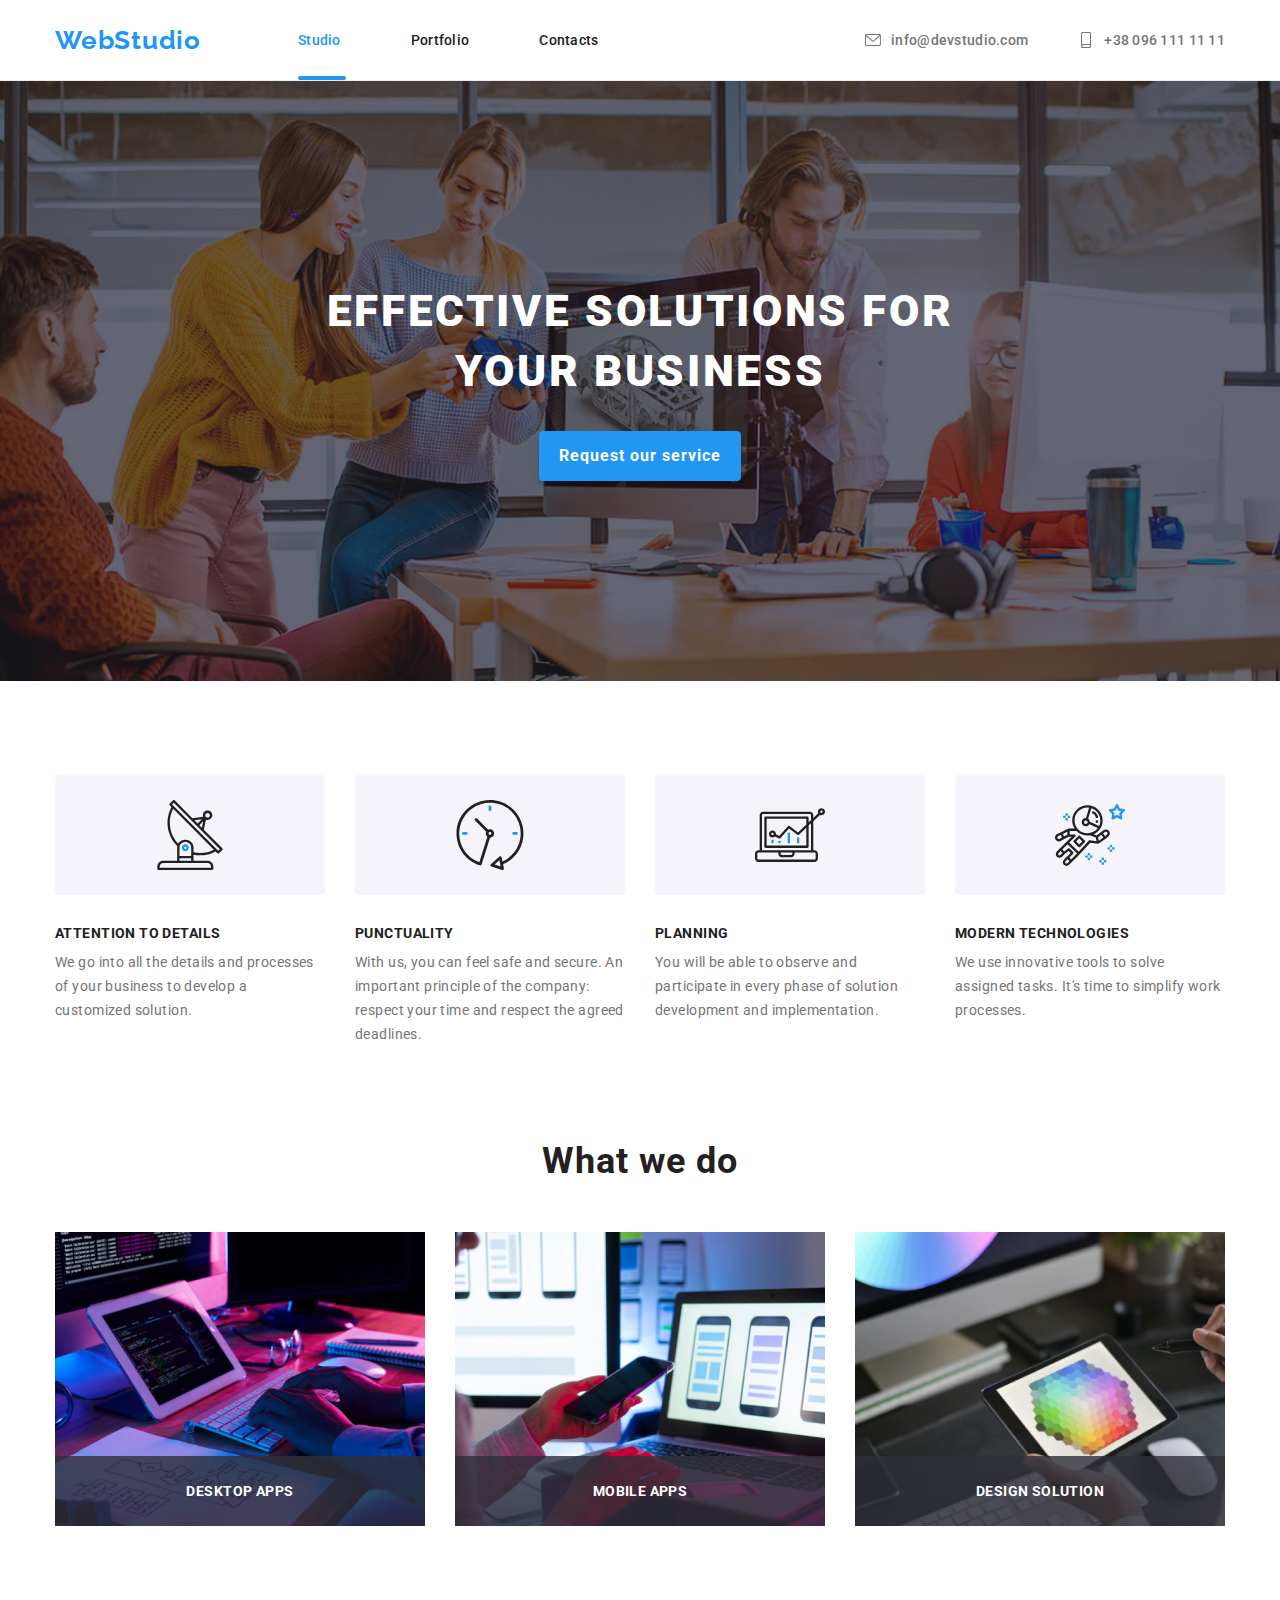
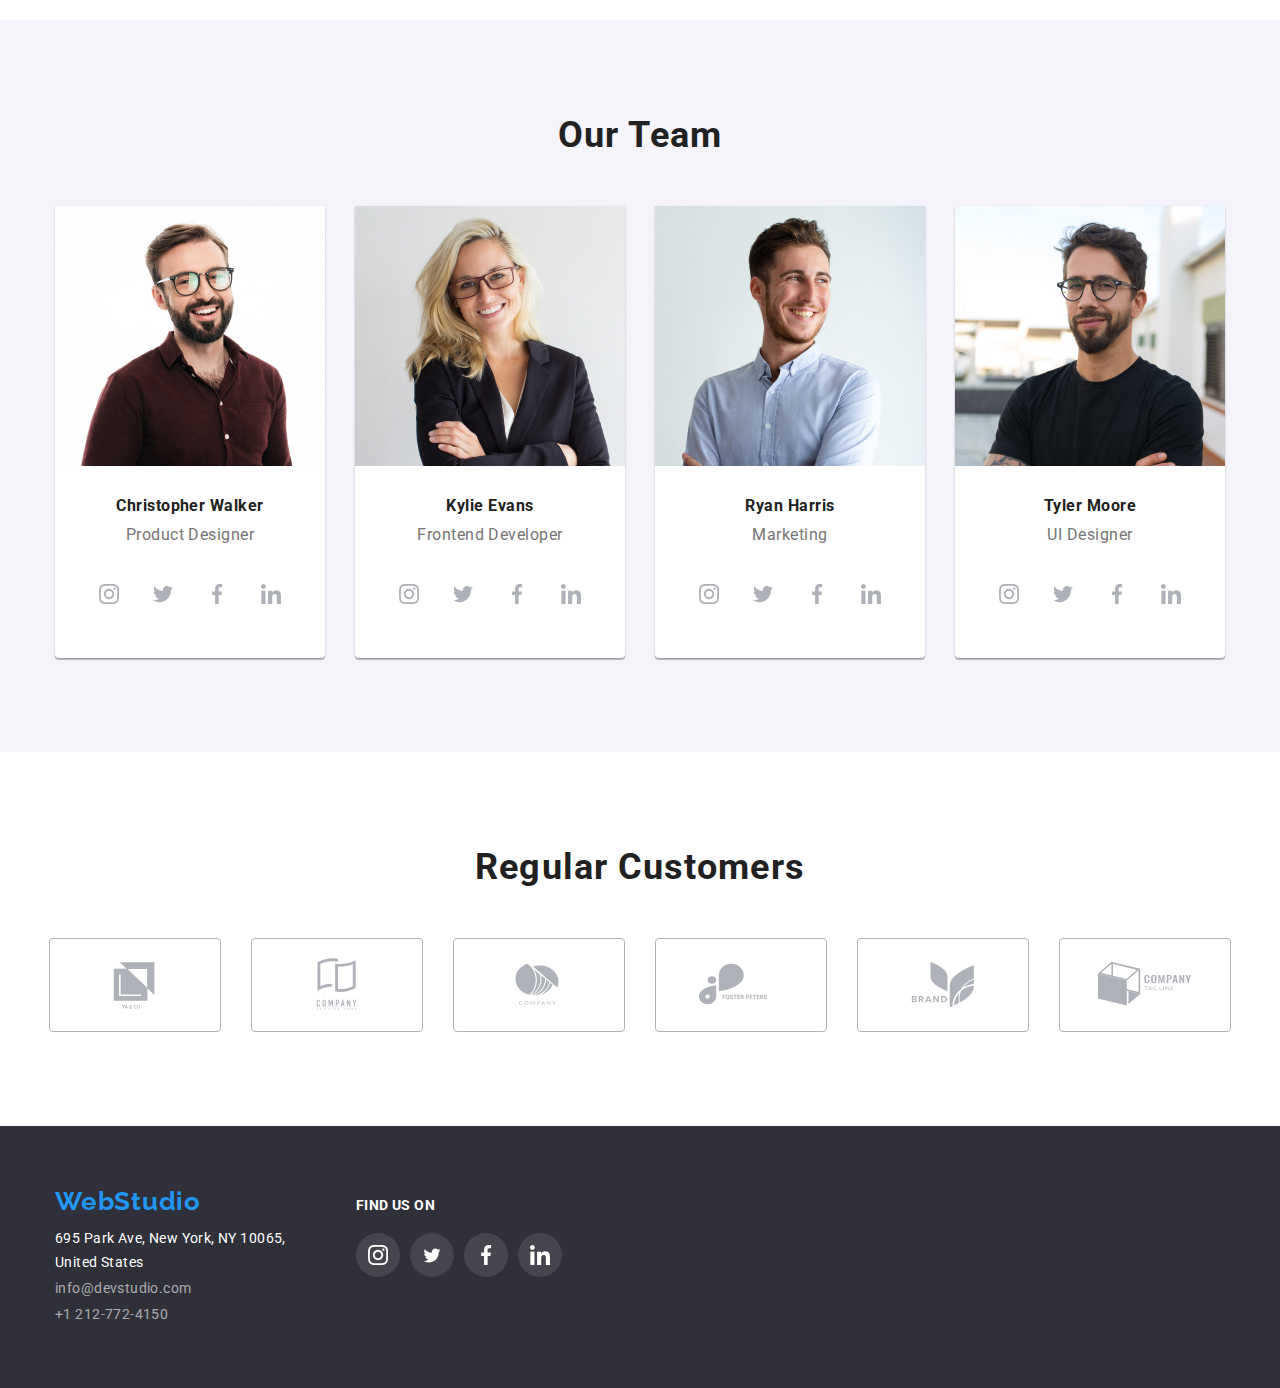
<file: index.html>
<!DOCTYPE html>
<html lang="en">
<head>
    <meta charset="UTF-8">
    <meta http-equiv="X-UA-Compatible" content="IE=edge">
    <meta name="viewport" content="width=device-width, initial-scale=1.0">
    <link rel="preconnect" href="https://fonts.googleapis.com">
    <link rel="preconnect" href="https://fonts.gstatic.com" crossorigin>
    <link href="https://fonts.googleapis.com/css2?family=Raleway:wght@700&family=Roboto:wght@400;500;700;900&display=swap"
    rel="stylesheet">
    <link rel="stylesheet" href="https://cdnjs.cloudflare.com/ajax/libs/modern-normalize/1.0.0/modern-normalize.min.css"/>
    <link rel="stylesheet" href="./css/styles.css">
    <title>WebStudio</title>
</head>
<body>
    <header class="header">
        <div class="container container-header">
            <a class="header-logo" href="./index.html">WebStudio</a>
            <nav class="nav-header">
                <ul class="nav-list">
                    <li class="nav-items">
                        <a class="nav-links studio-links-current" href="./index.html">Studio</a>
                    </li>
                    <li class="nav-items">
                        <a class="nav-links" href="./portfolio.html">Portfolio</a>
                    </li>
                    <li class="nav-items">
                        <a class="nav-links" href="#">Contacts</a>
                    </li>
                </ul>
            </nav> 
            <ul class="contact-list">
                <li class="contact-item">
                    <a class="header-contacts" href="mailto:info@devstudio.com">
                        <svg class="header-icon-svg" width="16" height="16">
                            <use href="./images/sprite.svg#icon-envelope"></use>
                        </svg>
                        info@devstudio.com</a>
                </li>
                <li class="contact-item">
                    <a class="header-contacts" href="tel:+380961111111">
                        <svg class="header-icon-svg" width="16" height="16">
                            <use href="./images/sprite.svg#icon-smartphone"></use>
                        </svg>
                        +38 096 111 11 11</a>
                </li>
            </ul>
        </div>
    </header>
    <main>
        <section class="hero-section">
            <div class="container hero-container">
                <h1 class="hero-title">EFFECTIVE SOLUTIONS FOR <br> YOuR BUSINESS</h1>
                <button class="request-button" type="button" data-modal-open>Request our service</button>
                    <div class="button-backdrop is-hidden" data-modal>
                        <div class="modal-content">
                            <svg class="modal-close" width="10" height="10" data-modal-close>
                                <use href="./images/sprite.svg#icon-Vector"></use>
                            </svg>
                        </div>
                    </div>
            </div>
        </section>

        <section class="section features-section">
            <div class="container">
            <h2 class="visually-hidden">Our Features</h2>
            <div class="features-icon">
                <ul class="features-icon-list">
                    <li class="features-icon-item">
                        <svg class="features-icon" width="70" height="70">
                            <use href="./images/sprite.svg#icon-antenna"></use>
                        </svg>
                    </li>
                    <li class="features-icon-item">
                        <svg class="features-icon" width="70" height="70">
                            <use href="./images/sprite.svg#icon-clock"></use>
                        </svg>
                    </li>
                    <li class="features-icon-item">
                        <svg class="features-icon" width="70" height="70">
                            <use href="./images/sprite.svg#icon-diagram"></use>
                        </svg>
                    </li>
                    <li class="features-icon-item">
                        <svg class="features-icon" width="70" height="70">
                            <use href="./images/sprite.svg#icon-astronaut"></use>
                        </svg>
                    </li>
                </ul>
            </div>
            <div class="features-content">
                <ul class="features-list">
                <li class="features-item">
                <h3 class="features-section-subtitles">ATTENTION TO DETAILS</h3>
                <p class="features-section-descript">We go into all the details and processes of your business to develop a customized solution.</p>
                </li>           
                <li class="features-item">
                <h3 class="features-section-subtitles">PUNCTUALITY</h3>
                <p class="features-section-descript">With us, you can feel safe and secure. An important principle of the company: respect your time and respect the agreed deadlines.</p>
                </li>           
                <li class="features-item">
                <h3 class="features-section-subtitles">PLANNING</h3>
                <p class="features-section-descript">You will be able to observe and participate in every phase of solution development and implementation.</p>
                </li>           
                <li class="features-item">
                <h3 class="features-section-subtitles">MODERN TECHNOLOGIES</h3>
                <p class="features-section-descript">We use innovative tools to solve assigned tasks. It's time to simplify work processes.</p>
                </li>  
                </ul>
            </div>
            </div>
        </section>

        <section class="what-we-do-section">
            <div class="container">
            <h2 class="what-we-do-section-title">What we do</h2>
            <ul class="what-we-do-list">
                <li class="what-we-do-items">
                    <img src="./images/typing.jpg" alt="Man Coding" width='370' height='294'>
                    <p class="what-we-do-content">Desktop Apps</p>
                </li>
                <li class="what-we-do-items">
                    <img src="./images/phone.jpg" alt="Man checking his phone" width='370' height='294'>
                    <p class="what-we-do-content">Mobile Apps</p>
                </li>
                <li class="what-we-do-items">
                    <img src="./images/tablet.jpg" alt="Man holding his tablet" width='370' height='294'>
                    <p class="what-we-do-content">Design Solution</p>
                </li>
            </ul>
            </div> 
        </section>

        <section class="our-team-section">
            <div class="container">
            <h2 class="our-team-section-title">Our Team</h2>
            <ul class="our-team-list">
                <li class="our-team-items">
                    <img src="./images/team1.jpg" alt="Handsome Man with eyeglasses" width="270">
                        <div class="our-team-item-content">
                            <h3 class="team-names">Christopher Walker</h3>
                                <p class="team-name-position">Product Designer</p>
                                    <ul class="team-icon-list">
                                        <li class="team-icon-item">
                                            <a href="#" class="team-icon-link">
                                                <svg class="link-icon" width="20" height="20">
                                                    <use href="./images/sprite.svg#icon-instagram"></use>                                    
                                                </svg>
                                            </a>
                                        </li>
                                        <li class="team-icon-item">
                                            <a href="#" class="team-icon-link">
                                                <svg class="link-icon" width="20" height="20">
                                                    <use href="./images/sprite.svg#icon-twitter"></use>                                    
                                                </svg>
                                            </a>
                                        </li>
                                        <li class="team-icon-item">
                                            <a href="#" class="team-icon-link">
                                                <svg class="link-icon" width="20" height="20">
                                                    <use href="./images/sprite.svg#icon-facebook"></use>                                    
                                                </svg>
                                            </a>
                                        </li>
                                        <li class="team-icon-item">
                                            <a href="#" class="team-icon-link">
                                                <svg class="link-icon" width="20" height="20">
                                                    <use href="./images/sprite.svg#icon-linkedin"></use>                                    
                                                </svg>
                                            </a>
                                        </li>
                                    </ul>
                        </div>                                                      
                </li>

                <li class="our-team-items">
                    <img src="./images/team2.jpg" alt="Pretty woman with eyeglasses" width="270">
                        <div class="our-team-item-content">
                            <h3 class="team-names">Kylie Evans</h3>
                                <p class="team-name-position">Frontend Developer</p>
                                    <ul class="team-icon-list">
                                        <li class="team-icon-item">
                                            <a href="#" class="team-icon-link">
                                                <svg class="link-icon" width="20" height="20">
                                                    <use href="./images/sprite.svg#icon-instagram"></use>                                    
                                                </svg>
                                            </a>
                                        </li>
                                        <li class="team-icon-item">
                                            <a href="#" class="team-icon-link">
                                                <svg class="link-icon" width="20" height="20">
                                                    <use href="./images/sprite.svg#icon-twitter"></use>                                    
                                                </svg>
                                            </a>
                                        </li>
                                        <li class="team-icon-item">
                                            <a href="#" class="team-icon-link">
                                                <svg class="link-icon" width="20" height="20">
                                                    <use href="./images/sprite.svg#icon-facebook"></use>                                    
                                                </svg>
                                            </a>
                                        </li>
                                        <li class="team-icon-item">
                                            <a href="#" class="team-icon-link">
                                                <svg class="link-icon" width="20" height="20">
                                                    <use href="./images/sprite.svg#icon-linkedin"></use>                                    
                                                </svg>
                                            </a>
                                        </li>
                                    </ul>                                        
                        </div>                            
                </li>

                <li class="our-team-items">
                    <img src="./images/team3.jpg" alt="Handsome Man with beard" width="270">
                        <div class="our-team-item-content">
                            <h3 class="team-names">Ryan Harris</h3>
                                <p class="team-name-position">Marketing</p>
                                    <ul class="team-icon-list">
                                        <li class="team-icon-item">
                                            <a href="#" class="team-icon-link">
                                                <svg class="link-icon" width="20" height="20">
                                                    <use href="./images/sprite.svg#icon-instagram"></use>                                    
                                                </svg>
                                            </a>
                                        </li>
                                        <li class="team-icon-item">
                                            <a href="#" class="team-icon-link">
                                                <svg class="link-icon" width="20" height="20">
                                                    <use href="./images/sprite.svg#icon-twitter"></use>                                    
                                                </svg>
                                            </a>
                                        </li>
                                        <li class="team-icon-item">
                                            <a href="#" class="team-icon-link">
                                                <svg class="link-icon" width="20" height="20">
                                                    <use href="./images/sprite.svg#icon-facebook"></use>                                    
                                                </svg>
                                            </a>
                                        </li>
                                        <li class="team-icon-item">
                                            <a href="#" class="team-icon-link">
                                                <svg class="link-icon" width="20" height="20">
                                                    <use href="./images/sprite.svg#icon-linkedin"></use>                                    
                                                </svg>
                                            </a>
                                        </li>
                                    </ul>
                        </div>
                </li>               
                <li class="our-team-items">
                    <img src="./images/team4.jpg" alt="Handsome Man with eyeglasses and Beard" width="270">
                        <div class="our-team-item-content">
                            <h3 class="team-names">Tyler Moore</h3>
                                <p class="team-name-position">UI Designer</p>
                                    <ul class="team-icon-list">
                                        <li class="team-icon-item">
                                            <a href="#" class="team-icon-link">
                                                <svg class="link-icon" width="20" height="20">
                                                    <use href="./images/sprite.svg#icon-instagram"></use>                                    
                                                </svg>
                                            </a>
                                        </li>
                                        <li class="team-icon-item">
                                            <a href="#" class="team-icon-link">
                                                <svg class="link-icon" width="20" height="20">
                                                    <use href="./images/sprite.svg#icon-twitter"></use>                                    
                                                </svg>
                                            </a>
                                        </li>
                                        <li class="team-icon-item">
                                            <a href="#" class="team-icon-link">
                                                <svg class="link-icon" width="20" height="20">
                                                    <use href="./images/sprite.svg#icon-facebook"></use>                                    
                                                </svg>
                                            </a>
                                        </li>
                                        <li class="team-icon-item">
                                            <a href="#" class="team-icon-link">
                                                <svg class="link-icon" width="20" height="20">
                                                    <use href="./images/sprite.svg#icon-linkedin"></use>                                    
                                                </svg>
                                            </a>
                                        </li>
                                    </ul>
                        </div>
                </li>                
            </ul>
        </div>
        </section>

        <section class="regular-customer-section">
            <div class="container">
                <h2 class="costumer-section-title">Regular Customers</h2>
                <ul class="regular-customer-list">
                    <li class="regular-customer-item">
                        <a href="#" class="regular-customer-link">
                            <svg class="customer-icon" width="106" height="60">
                                <use href="./images/sprite.svg#icon-Logo"></use>
                            </svg>
                        </a>
                    </li>
                    <li class="regular-customer-item">
                        <a href="#" class="regular-customer-link">
                            <svg class="customer-icon" width="106" height="60">
                                <use href="./images/sprite.svg#icon-Logo-1"></use>
                            </svg>
                        </a>
                    </li>
                    <li class="regular-customer-item">
                        <a href="#" class="regular-customer-link">
                            <svg class="customer-icon" width="106" height="60">
                                <use href="./images/sprite.svg#icon-Logo-2"></use>
                            </svg>
                        </a>
                    </li>
                    <li class="regular-customer-item">
                        <a href="#" class="regular-customer-link">
                            <svg class="customer-icon" width="106" height="60">
                                <use href="./images/sprite.svg#icon-Logo-3"></use>
                            </svg>
                        </a>
                    </li>
                    <li class="regular-customer-item">
                        <a href="#" class="regular-customer-link">
                            <svg class="customer-icon" width="106" height="60">
                                <use href="./images/sprite.svg#icon-Logo-4"></use>
                            </svg>
                        </a>
                    </li>
                    <li class="regular-customer-item">
                        <a href="#" class="regular-customer-link">
                            <svg class="customer-icon" width="106" height="60">
                                <use href="./images/sprite.svg#icon-Logo-5"></use>
                            </svg>
                        </a>
                    </li>
                </ul>

            </div>

        </section>
    </main>

    <footer class="footer">
        <div class="container container-footer">
        <div class="studio-address">
        <a class="footer-logo" href="./index.html">WebStudio</a>
        <address class="address-links">
            <ul class="address-items">
                <li class="footer-items">
                    <a class="footer-address" href="https://goo.gl/maps/azHBCuRWSZb8a7Sr6">695 Park Ave, New York, NY 10065, <br> United States</a>
                </li>
                <li class="footer-items">
                    <a class="footer-links" href="mailto:info@devstudio.com">info@devstudio.com</a>
                </li>
                <li class="footer-items">
                    <a class="footer-links" href="tel:+12127724150">+1 212-772-4150</a>
                </li>
            </ul>
        </address>
        </div>

        <div class="find-us-icons">
            <h3 class="find-us-footer">Find us on</h3>
                <ul class="footer-icon-list">
                    <li class="footer-icon-item">
                        <a href="#" class="footer-icon-link">
                            <svg class="link-icon" width="20" height="20">
                                <use href="./images/sprite.svg#icon-instagram"></use>                                    
                            </svg>
                        </a>
                    </li>
                    <li class="footer-icon-item">
                        <a href="#" class="footer-icon-link">
                            <svg class="link-icon" width="20" height="17">
                                <use href="./images/sprite.svg#icon-twitter"></use>                                    
                            </svg>
                        </a>
                    </li>
                    <li class="footer-icon-item">
                        <a href="#" class="footer-icon-link">
                            <svg class="link-icon" width="20" height="20">
                                <use href="./images/sprite.svg#icon-facebook"></use>                                    
                            </svg>
                        </a>
                    </li>
                    <li class="footer-icon-item">
                        <a href="#" class="footer-icon-link">
                            <svg class="link-icon" width="20" height="20">
                                <use href="./images/sprite.svg#icon-linkedin"></use>                                    
                            </svg>
                        </a>
                    </li>
                </ul>    
        </div>
        </div>
    </footer>
    <script src="./js/modal.js"></script>
</body>
</html>
</file>
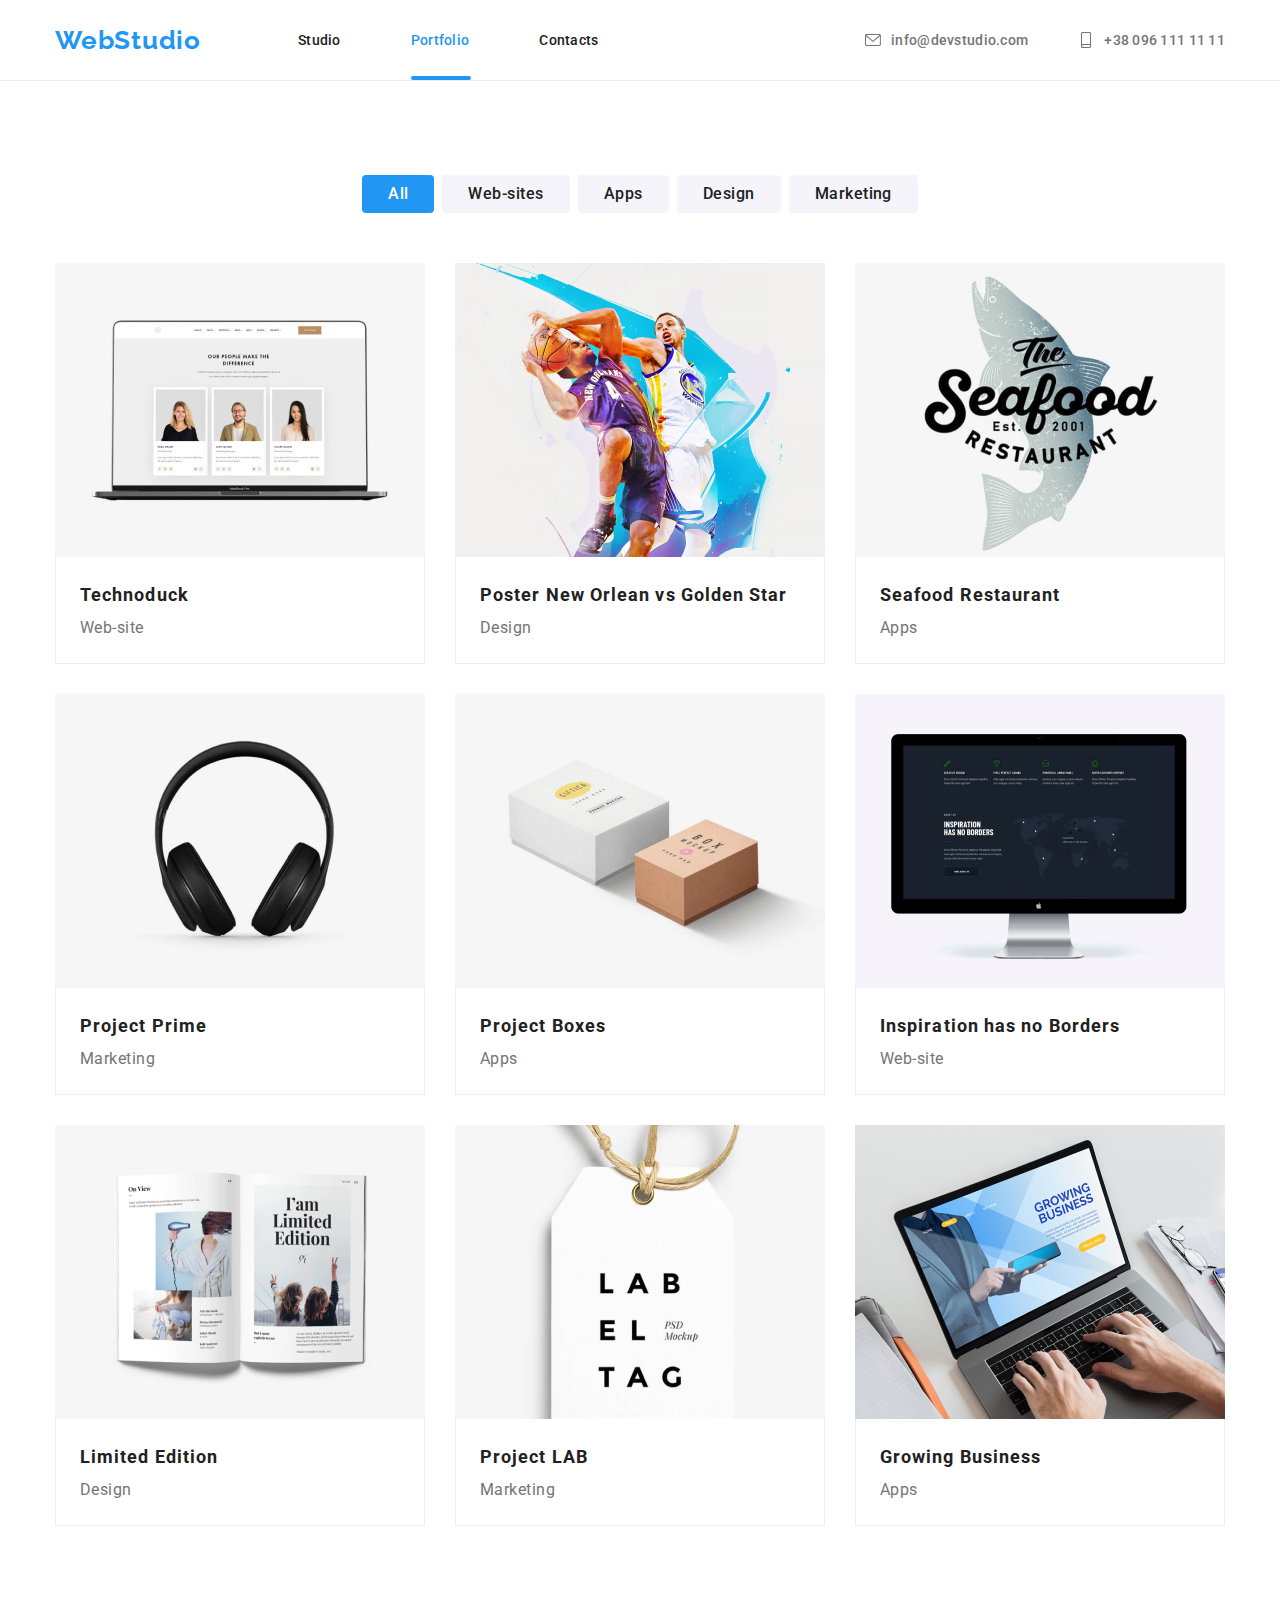
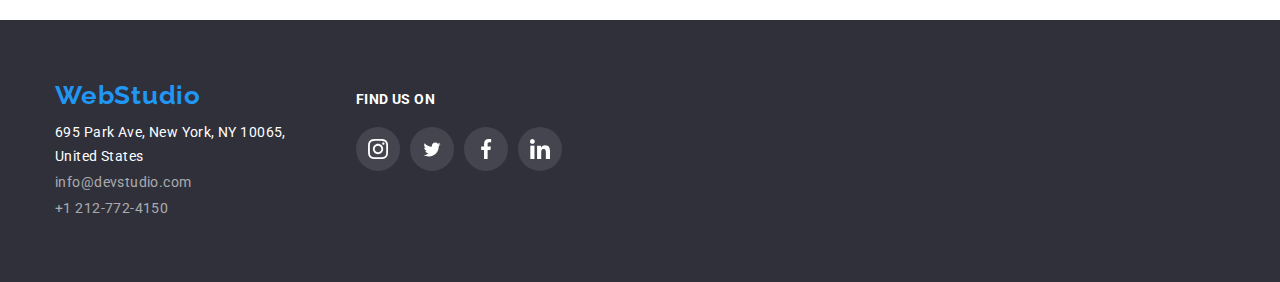
<file: portfolio.html>
<!DOCTYPE html>
<html lang="en">
<head>
    <meta charset="UTF-8">
    <meta http-equiv="X-UA-Compatible" content="IE=edge">
    <meta name="viewport" content="width=device-width, initial-scale=1.0">
    <link rel="preconnect" href="https://fonts.googleapis.com">
    <link rel="preconnect" href="https://fonts.gstatic.com" crossorigin>
    <link href="https://fonts.googleapis.com/css2?family=Raleway:wght@700&family=Roboto:wght@400;500;700;900&display=swap"
    rel="stylesheet">
    <link rel="stylesheet" href="https://cdnjs.cloudflare.com/ajax/libs/modern-normalize/1.0.0/modern-normalize.min.css"/>
    <link rel="stylesheet" href="./css/styles.css">
    <title>Portfolio</title>
</head>
<body>
    <header class="header">
        <div class="container container-header">
            <a class="header-logo" href="./index.html">WebStudio</a>
            <nav class="nav-header">
                <ul class="nav-list">
                    <li class="nav-items">
                        <a class="nav-links" href="./index.html">Studio</a>
                    </li>
                    <li class="nav-items">
                        <a class="nav-links portfolio-links-current" href="./portfolio.html">Portfolio</a>
                    </li>
                    <li class="nav-items">
                        <a class="nav-links" href="#">Contacts</a>
                    </li>
                </ul>
            </nav> 
            <ul class="contact-list">
                <li class="contact-item">
                    <a class="header-contacts" href="mailto:info@devstudio.com">
                        <svg class="header-icon-svg" width="16" height="16">
                            <use href="./images/sprite.svg#icon-envelope"></use>
                        </svg>
                        info@devstudio.com</a>
                </li>
                <li class="contact-item">
                    <a class="header-contacts" href="tel:+380961111111">
                        <svg class="header-icon-svg" width="16" height="16">
                            <use href="./images/sprite.svg#icon-smartphone"></use>
                        </svg>
                        +38 096 111 11 11</a>
                </li>
            </ul>
        </div>
    </header>

    <main>
        <section>
        <div class="container">   
        <ul class="portfolio-list">
            <li class="portfolio-items">
                <button class="portfolio-buttons portfolio-buttons-current" type="button">All</button>
            </li>
            <li class="portfolio-items">
            <button class="portfolio-buttons" type="button">Web-sites</button>
             </li>
            <li class="portfolio-items">
                <button class="portfolio-buttons" type="button">Apps</button>
            </li>
             <li class="portfolio-items">   
                <button class="portfolio-buttons" type="button">Design</button>
            </li>
            <li class="portfolio-items">
                <button class="portfolio-buttons" type="button">Marketing</button>
            </li>
        </ul>
        
        <ul class="portfolio-image-list">
            <li class="portfolio-image-item">
                <div class="portfolio-image"> 
                    <img src="./images/portfolio-laptop-screen.jpg" alt="laptop with three people" width="370" height="294">
                    <div class="portfolio-overlay"> 
                        <p class="overlay-text"> 
                            Technoduck is a state-of-the-art
                            coronavirus distribution platform. 
                            Companies use this platform for 
                            digital espionage and attacks on 
                            competitors' secure servers.
                        </p> 
                    </div> 
                </div> 
                <div class="portfolio-description-item">
                    <h3 class="portfolio-titles">Technoduck</h3>
                    <p class="portfolio-titles-about">Web-site</p>
                </div>
            </li>             
            <li class="portfolio-image-item">
                <div class="portfolio-image">
                    <img src="./images/portfolio-curry.jpg" alt="nba player blocked" width="370" height="294">
                    <div class="portfolio-overlay"> 
                        <p class="overlay-text"> 
                            Lorem ipsum dolor sit amet consectetur adipisicing elit.
                            Rerum saepe, esse aliquam sit, quis alias nostrum quae 
                            laudantium dolorem ratione blanditiis dolor explicabo, 
                            doloribus cum?
                    
                        </p> 
                    </div> 
                </div>
                <div class="portfolio-description-item">
                    <h3 class="portfolio-titles">Poster New Orlean vs Golden Star</h3>
                    <p class="portfolio-titles-about">Design</p>
                </div>
            </li>                
            <li class="portfolio-image-item">
                <div class="portfolio-image">
                <img src="./images/portfolio-seafood.jpg" alt="the Seafood Restaurant Logo" width="370" height="294">
                <div class="portfolio-overlay"> 
                        <p class="overlay-text"> 
                            Lorem ipsum dolor sit amet consectetur adipisicing elit.
                            Rerum saepe, esse aliquam sit, quis alias nostrum quae 
                            laudantium dolorem ratione blanditiis dolor explicabo, 
                            doloribus cum?
                    
                        </p> 
                    </div> 
                </div>

                <div class="portfolio-description-item">
                    <h3 class="portfolio-titles">Seafood Restaurant</h3>
                    <p class="portfolio-titles-about">Apps</p>
                </div>
            </li>               
            <li class="portfolio-image-item">
                <div class="portfolio-image">
                <img src="./images/portfolio-headset.jpg" alt="headset" width="370" height="294">
                <div class="portfolio-overlay"> 
                        <p class="overlay-text"> 
                            Lorem ipsum dolor sit amet consectetur adipisicing elit.
                            Rerum saepe, esse aliquam sit, quis alias nostrum quae 
                            laudantium dolorem ratione blanditiis dolor explicabo, 
                            doloribus cum?
                    
                        </p> 
                    </div> 
                </div>

                <div class="portfolio-description-item">
                    <h3 class="portfolio-titles">Project Prime</h3>
                    <p class="portfolio-titles-about">Marketing</p>
                </div>
            </li>
            <li class="portfolio-image-item">
                <div class="portfolio-image">
                <img src="./images/portfolio-boxes.jpg" alt="two boxes" width="370" height="294">
                <div class="portfolio-overlay"> 
                        <p class="overlay-text"> 
                            Lorem ipsum dolor sit amet consectetur adipisicing elit.
                            Rerum saepe, esse aliquam sit, quis alias nostrum quae 
                            laudantium dolorem ratione blanditiis dolor explicabo, 
                            doloribus cum?
                    
                        </p> 
                    </div> 
                </div>

                <div class="portfolio-description-item">
                    <h3 class="portfolio-titles">Project Boxes</h3>
                    <p class="portfolio-titles-about">Apps</p>
                </div>
            </li>
            <li class="portfolio-image-item">
                <div class="portfolio-image">
                <img src="./images/portfolio-monitor.jpg" alt="laptop monitor" width="370" height="294">
                <div class="portfolio-overlay"> 
                        <p class="overlay-text"> 
                            Lorem ipsum dolor sit amet consectetur adipisicing elit.
                            Rerum saepe, esse aliquam sit, quis alias nostrum quae 
                            laudantium dolorem ratione blanditiis dolor explicabo, 
                            doloribus cum?
                    
                        </p> 
                    </div> 
                </div>

                <div class="portfolio-description-item">
                    <h3 class="portfolio-titles">Inspiration has no Borders</h3>
                    <p class="portfolio-titles-about">Web-site</p>
                </div>
            </li>
            <li class="portfolio-image-item">
                <div class="portfolio-image">
                <img src="./images/portfolio-book.jpg" alt="limited edition book" width="370" height="294">
                <div class="portfolio-overlay"> 
                        <p class="overlay-text"> 
                            Lorem ipsum dolor sit amet consectetur adipisicing elit.
                            Rerum saepe, esse aliquam sit, quis alias nostrum quae 
                            laudantium dolorem ratione blanditiis dolor explicabo, 
                            doloribus cum?
                    
                        </p> 
                    </div> 
                </div>

                <div class="portfolio-description-item">
                    <h3 class="portfolio-titles">Limited Edition</h3>
                    <p class="portfolio-titles-about">Design</p>
                </div>
            </li>
            <li class="portfolio-image-item">
                <div class="portfolio-image">
                <img src="./images/portfolio-tag.jpg" alt="label tag" width="370" height="294">
                <div class="portfolio-overlay"> 
                        <p class="overlay-text"> 
                            Lorem ipsum dolor sit amet consectetur adipisicing elit.
                            Rerum saepe, esse aliquam sit, quis alias nostrum quae 
                            laudantium dolorem ratione blanditiis dolor explicabo, 
                            doloribus cum?
                    
                        </p> 
                    </div> 
                </div>
                <div class="portfolio-description-item">
                    <h3 class="portfolio-titles">Project LAB</h3>
                    <p class="portfolio-titles-about">Marketing</p>
                </div>
            </li>
            <li class="portfolio-image-item">
                <div class="portfolio-image">
                <img src="./images/portfolio-laptop.jpg" alt="typing at laptop" width="370" height="294">
                <div class="portfolio-overlay"> 
                        <p class="overlay-text"> 
                            Lorem ipsum dolor sit amet consectetur adipisicing elit.
                            Rerum saepe, esse aliquam sit, quis alias nostrum quae 
                            laudantium dolorem ratione blanditiis dolor explicabo, 
                            doloribus cum?
                    
                        </p> 
                    </div> 
                </div>

                <div class="portfolio-description-item">
                    <h3 class="portfolio-titles">Growing Business</h3>
                    <p class="portfolio-titles-about">Apps</p>
                </div>
            </li>              
        </ul>
        </div>
        </section>
    </main>

    <footer class="footer">
        <div class="container container-footer">
        <div class="studio-address">
        <a class="footer-logo" href="./index.html">WebStudio</a>
        <address class="address-links">
            <ul class="address-items">
                <li class="footer-items">
                    <a class="footer-address" href="https://goo.gl/maps/azHBCuRWSZb8a7Sr6">695 Park Ave, New York, NY 10065, <br> United States</a>
                </li>
                <li class="footer-items">
                    <a class="footer-links" href="mailto:info@devstudio.com">info@devstudio.com</a>
                </li>
                <li class="footer-items">
                    <a class="footer-links" href="tel:+12127724150">+1 212-772-4150</a>
                </li>
            </ul>
        </address>
        </div>

        <div class="find-us-icons">
            <h3 class="find-us-footer">Find us on</h3>
                <ul class="footer-icon-list">
                    <li class="footer-icon-item">
                        <a href="#" class="footer-icon-link">
                            <svg class="link-icon" width="20" height="20">
                                <use href="./images/sprite.svg#icon-instagram"></use>                                    
                            </svg>
                        </a>
                    </li>
                    <li class="footer-icon-item">
                        <a href="#" class="footer-icon-link">
                            <svg class="link-icon" width="20" height="17">
                                <use href="./images/sprite.svg#icon-twitter"></use>                                    
                            </svg>
                        </a>
                    </li>
                    <li class="footer-icon-item">
                        <a href="#" class="footer-icon-link">
                            <svg class="link-icon" width="20" height="20">
                                <use href="./images/sprite.svg#icon-facebook"></use>                                    
                            </svg>
                        </a>
                    </li>
                    <li class="footer-icon-item">
                        <a href="#" class="footer-icon-link">
                            <svg class="link-icon" width="20" height="20">
                                <use href="./images/sprite.svg#icon-linkedin"></use>                                    
                            </svg>
                        </a>
                    </li>
                </ul>    
        </div>
        </div>
    </footer>
    
</body>
</html>
</file>
<file: css/styles.css>
:root {
    --logo-color: #2196F3;
    --black-font-color: #212121;
    --gray-font-color: #757575;
    --footer-font-color: #FFFFFF;
    --dark-background-color: #2F303A;
    --light-background-color: #F5F4FA;
    --white-font-color: #FFFFFF;
}

body {
    font-family: 'Roboto';
    font-style: normal;
    font-weight: 500;
    color: var(--black-font-color);
}

* {
    box-sizing: border-box;
}

h1, h2, h3, h4, h5, p{
    margin-top: 0;
    margin-bottom: 0;
}

ul {
    margin-top: 0;
    margin-bottom: 0;
    padding-left: 0;
}

a {
    text-decoration: none;
} 

ul {
    list-style: none;
}

img {
    display: block;
    max-width: 100%;
    height: auto;
}

.container {
    width: 1200px;
    padding-left: 15px;
    padding-right: 15px;
    margin: 0 auto;
}

section {
    padding-top: 94px;
    padding-bottom: 94px;
}

/* HEADER */

header {
    border-bottom: 1px solid #ECECEC;
}

.container-header {
    display: flex;
    align-items: center;
    justify-content: space-between;
}

.nav-list {
    display: flex;
}

.contact-list {
    display: flex;
    margin-left: auto;
}

.contact-item:not(:last-child) {
    margin-right: 50px;
}

.nav-items:not(:last-child) {
    margin-right: 70px;
}

.header-logo {
    font-family: 'Raleway';
    font-style: normal;
    font-weight: 700;
    font-size: 26px;
    line-height: calc(31/26);
    /* line-weight always in cal (line/fontsize) */
    letter-spacing: 0.03em;
    color:var(--logo-color);
    margin-right: 97px;
}

.nav-links {
    font-size: 14px;
    line-height: calc(16/14);
    letter-spacing: 0.02em;
    color: var(--black-font-color);
    padding-top: 32px;
    padding-bottom: 32px;
    display: block;
}

.nav-links:hover,
.nav-links:focus {
    color: var(--logo-color);
}

.studio-links-current,
.portfolio-links-current {
    color: var(--logo-color);
}

.studio-links-current::after {
    content: '';
    position: absolute;
    display:block;
    width: 48px;
    height: 4px;
    top: 76px;
    background: var(--logo-color);
    border-radius: 2px; 
}

.header-contacts {   
    font-size: 14px;
    line-height: calc(16/14);
    letter-spacing: 0.02em;
    color: var(--gray-font-color);
    padding-top: 32px;
    padding-bottom: 32px;
    display: flex;
    align-items: center;
}

.header-contacts:hover,
.header-contacts:focus {
    color: var(--logo-color);
}

.header-contacts-current {
    color: var(--logo-color);
}


/* SECTIONS */
.hero-section {
    background-color: var(--dark-background-color);
    padding-bottom: 200px;
    padding-top: 200px;
    background-image: 
            linear-gradient(
            rgba(47, 48, 58, 0.4),
            rgba(47, 48, 58, 0.4)),
            url(../images/hero-background-image.jpg);
    background-repeat: no-repeat;
    background-position: center;
    background-size: cover;
}

.hero-container {
    display: flex;
    flex-direction: column;
    align-items: center;
    justify-content: center;
}

.hero-title {
    line-height: calc(60/44);
    font-size: 44px;
    font-weight: 900;
    text-align: center;
    letter-spacing: 0.06em;
    text-transform: uppercase;
    color: var(--white-font-color);
    margin-bottom: 30px;
}

.request-button {
    font-family: 'Roboto';
    font-style: normal;
    font-weight: 700;
    font-size: 16px;
    line-height: calc(30/16);
    text-align: center;
    letter-spacing: 0.06em;
    color: var(--white-font-color);
    background-color: var(--logo-color);
    cursor: pointer;
    border: none;
    box-shadow: 0px 4px 4px rgba(0, 0, 0, 0.15);
    border-radius: 4px;
    padding: 10px 20px;
}

.request-button:hover,
.request-button:focus {
    color: var(--logo-color);
    background-color: var(--white-font-color);
}

/* Request Button - Modal*/

.button-backdrop {
    position: fixed;
    top: 0;
    left: 0;
    width: 100%;
    height: 100%;
    visibility: visible;
    opacity: 1;
    background-color: rgba(0, 0, 0, 0.2);
}

.modal-content {
    position: absolute;
    width: 528px;
    min-height: 581px;
    top: 50%;
    left: 50%;
    background-color: #FFFFFF;
    box-shadow: 0px 1px 3px rgba(0, 0, 0, 0.12),
                0px 1px 1px rgba(0, 0, 0, 0.14),
                0px 2px 1px rgba(0, 0, 0, 0.2);
    border-radius: 4px;
    transform: translate(-50%, -50%);
    padding-left: 490px;
    padding-top: 8px;
    
}

.modal-close {
    width: 30px;
    height: 30px;
    left: 1026px;
    top: 229px;
    background: #FFFFFF;
    border: 1px solid rgba(0, 0, 0, 0.1);
    border-radius: 50%;
    cursor: pointer;
    padding: 9px 10px;
}

.modal-close:hover, 
.modal-close:focus {
    background-color: rgb(223, 217, 217);
}

.is-hidden {
    opacity: 0;
    visibility: hidden;
    pointer-events: none;
}

.visually-hidden {
    position: absolute;
    width: 1px;
    height: 1px;
    margin: -1px;
    border: 0;
    padding: 0;
    white-space: nowrap;
    clip-path: inset(100%);
    clip: rect(0 0 0 0);
    overflow: hidden;
}

.features-section {
    padding-bottom: 0px;
}

.features-list {
    display: flex;
}

.features-item {
    width: 270px;
}

.features-item:not(:last-child) {
    margin-right: 30px;
}

.features-section-descript {
    margin-top: 9px;
}

.features-section-subtitles {
    font-family: 'Roboto';
    font-style: normal;
    font-weight: 700;
    font-size: 14px;
    line-height: calc(16/14);
    letter-spacing: 0.03em;
    text-transform: uppercase;
    color: var(--black-font-color);
}

.features-section-descript {
    font-family: 'Roboto';
    font-style: normal;
    font-weight: 400;
    font-size: 14px;
    line-height: calc(24/14);
    letter-spacing: 0.03em;
    color: var(--gray-font-color);
}

.what-we-do-section-title {
    font-family: 'Roboto';
    font-style: normal;
    font-weight: 700;
    font-size: 36px;
    line-height: calc(42/36);
    text-align: center;
    letter-spacing: 0.03em;
    color: var(--black-font-color);
    margin-bottom: 50px;
}

.our-team-section {
    background-color: var(--light-background-color);
}

.our-team-section-title {
    font-family: 'Roboto';
    font-style: normal;
    font-weight: 700;
    font-size: 36px;
    line-height: calc(42/36);
    text-align: center;
    letter-spacing: 0.03em;
    color: var(--black-font-color);
}

.what-we-do-list {
    display: flex;
    justify-content: space-between;
}

.what-we-do-items {
    position: relative;
    z-index: -1;
}

.what-we-do-content {
    position: absolute;
    font-family: 'Roboto';
    font-style: normal;
    font-weight: 700;
    font-size: 14px;
    line-height: calc(16/14);
    letter-spacing: 0.03em;
    text-transform: uppercase;
    color: #FFFFFF;
    bottom: 0;
    background: rgba(47, 48, 58, 0.8);
    width: 370px;
    height: 70px;
    display: flex;
    align-items: center;
    justify-content: center;
}

.our-team-section-title {
    margin-bottom: 50px;
}

.our-team-list {
    display: flex;
}

.our-team-items {
    background: var(--footer-font-color);
    box-shadow: 0px 1px 3px rgba(0, 0, 0, 0.12), 
                0px 1px 1px rgba(0, 0, 0, 0.14), 
                0px 2px 1px rgba(0, 0, 0, 0.2);
    border-radius: 0px 0px 4px 4px;
}

.our-team-items:not(:last-child) {
    margin-right: 30px;
}

.our-team-item-content {
    text-align: center;
    margin-top: 30px;
    margin-bottom: 30px;

}

.team-names {
    font-size: 16px;
    line-height: calc(19/16);   
    letter-spacing: 0.03em;
    color: var(--black-font-color);
}

.team-name-position {
    font-family: 'Roboto';
    font-style: normal;
    font-weight: 400;
    font-size: 16px;
    line-height: calc(19/16); 
    letter-spacing: 0.03em;
    color: var(--gray-font-color);
    margin-top: 10px;
    margin-bottom: 10px;
}

.costumer-section-title {
    font-family: 'Roboto';
    font-style: normal;
    font-weight: 700;
    font-size: 36px;
    line-height: calc(42/36);
    text-align: center;
    letter-spacing: 0.03em;
    color: var(--black-font-color);
    margin-bottom: 50px;
}

.regular-customer-list {
    display: flex;
    justify-content: center;
}

.regular-customer-item {
    color: rgba(175, 177, 184, 1);
    border: 1px solid #AFB1B8;
    border-radius: 4px;
    padding: 16px 32px;
}

.regular-customer-item:not(:last-child) {
    margin-right: 30px;
}

/* FOOTER */

footer {
    background-color: var(--dark-background-color);
    padding: 60px 0;
}

.container-footer {
    display: flex;
    align-items: baseline;
}

.studio-address {
    display: flex;
    flex-direction: column;
    margin-right: 70px;
}

.footer-logo {
    font-family: 'Raleway';
    font-style: normal;
    font-weight: 700;
    font-size: 26px;
    line-height: calc(31/26);
    letter-spacing: 0.03em;
    color:var(--logo-color);
    margin-bottom: 9px;
    display: block;
}

.footer-address {
    font-family: 'Roboto';
    font-weight: 400;
    font-size: 14px;
    line-height: calc(24/14);
    letter-spacing: 0.03em;
    color: var(--footer-font-color);
}

.footer-items {
    margin-bottom: 2px;
}
.address-links{
    font-style: normal;
}

.footer-links {
    font-family: 'Roboto';
    font-weight: 400;
    font-size: 14px;
    line-height: 24px;
    letter-spacing: 0.03em;
    color: rgba(255, 255, 255, 0.6);
}

.find-us-footer {
    font-family: 'Roboto';
    font-style: normal;
    font-weight: 700;
    font-size: 14px;
    line-height: 16px;
    letter-spacing: 0.03em;
    text-transform: uppercase;
    color: var(--white-font-color);
    margin-bottom: 20px;
}

/* PORTFOLIO BUTTONS */

.portfolio-links-current::after {
    content: '';
    position: absolute;
    display: block;
    width: 60px;
    height: 4px;
    top: 76px;
    background: var(--logo-color);
    border-radius: 2px; 
}

.portfolio-list {
    display: flex;
    justify-content: center;
}

.portfolio-items:not(:last-child) {
    margin-right: 8px;   
}

.portfolio-buttons {
    font-family: 'Roboto';
    font-style: normal;
    font-weight: 500;
    font-size: 16px;
    line-height: calc(26/16);
    text-align: center;
    letter-spacing: 0.03em;
    cursor: pointer;
    border: none;
    color: var(--black-font-color);
    background-color: var(--light-background-color);
    height: 38px;
    padding: 6px 26px;
    border-radius: 4px;
}

.portfolio-buttons:hover,
.portfolio-buttons:focus {
    color: var(--footer-font-color);
    background-color: var(--logo-color);
    box-shadow: 0px 3px 1px rgba(0, 0, 0, 0.1),
    0px 1px 2px rgba(0, 0, 0, 0.08),
    0px 2px 2px rgba(0, 0, 0, 0.12);
    border-radius: 4px;
}

.portfolio-buttons-current {
    color: var(--footer-font-color);
    background-color: var(--logo-color);
}

/* PORTFOLIO IMAGES */

.portfolio-image-list {
    display: flex;
    flex-wrap: wrap;
    margin-left: -30px;
    margin-top: 20px;
}

.portfolio-image-item {
    margin-left: 30px;
    margin-top: 30px;
    width: 370px;
    cursor: pointer;
}

.portfolio-image {
    position: relative;
    overflow: hidden;
}

.portfolio-image-item:hover, 
.portfolio-image-item:focus {
    box-shadow: 0px 1px 1px rgba(0, 0, 0, 0.12), 
    0px 4px 4px rgba(0, 0, 0, 0.06), 
    1px 4px 6px rgba(0, 0, 0, 0.16);
}

.overlay-text {
    font-family: 'Roboto';
    font-style: normal;
    font-weight: 400;
    font-size: 18px;
    line-height: calc(28/18);
    letter-spacing: 0.03em;
    position: absolute;
    width: 100%;
    height: 100%;
    top: 0;
    left: 0;
    padding-top: 63px;
    padding-left: 24px;
    padding-right: 24px;
    display: block;
    background: rgba(33, 150, 243, 0.9);
    color: var(--white-font-color);
    transform: translateY(100%);
    transition: 250ms cubic-bezier(0.4, 0, 0.2, 1);
}

.portfolio-image-item:hover .overlay-text,
.portfolio-image-item:focus .overlay-text {
    transform: translateY(0);
}

.portfolio-titles {
    font-family: 'Roboto';
    font-style: normal;
    font-weight: 700;
    font-size: 18px;
    line-height: calc(36/18);
    letter-spacing: 0.06em;
    color: var(--black-font-color);
}

.portfolio-description-item {    
    border-left: 1px solid #EEEEEE;
    border-right: 1px solid #EEEEEE;
    border-bottom: 1px solid #EEEEEE;
    padding: 20px 24px;
}

.portfolio-titles-about {
    font-family: 'Roboto';
    font-style: normal;
    font-weight: 400;
    font-size: 16px;
    line-height: calc(30/16);
    letter-spacing: 0.03em;
    color: var(--gray-font-color);
}

/* SVG ICONS */

.header-icon-svg {
    margin-right: 10px;
    fill: currentColor;
}

.features-icon-list {
    display: flex;
}

.features-icon-item {
    width: 270px;
    height: 120px;
    background: var(--light-background-color);
    border-radius: 4px;
    margin-bottom: 30px;
    display: flex;
    justify-content: center;
    align-items: center;
}

.features-icon-item:not(:last-child) {
    margin-right: 30px;
}

.team-icon-list {
    display: flex;
    justify-content: center;
    margin-top: 28px;
    margin-bottom: 42px;
}

.team-icon-link:hover,
.team-icon-link:focus {
    background-color: var(--logo-color);
    color: var(--white-font-color);
}

.team-icon-item:not(:last-child) {
    margin-right: 10px;
}

.team-icon-link {
    width: 44px;
    height: 44px;
    background-color: var(--white-font-color);
    color: #AFB1B8;
    display: flex;
    align-items: center;
    justify-content: center;
    border-radius: 50%;
}

.link-icon {
    fill:currentColor;
}

.regular-customer-link {
    width: 106px;
    height: 60px;
    background-color: var(--white-font-color);
    color: #AFB1B8;
    display: flex;
    align-items: center;
}

.customer-icon {
    fill: currentColor;
}

.regular-customer-item:hover,
.regular-customer-item:focus {
    border: 1px solid 
    rgba(33, 150, 243, 1);
}

.customer-icon:hover, 
.customer-icon:focus {
    color: var(--logo-color);
}

.footer-icon-list {
    display: flex;
    justify-content: center;
}

.footer-icon-link {
    width: 44px;
    height: 44px;
    background-color: rgba(255, 255, 255, 0.1);
    color: var(--white-font-color);
    display: flex;
    align-items: center;
    justify-content: center;
    border-radius: 50%;
}

.footer-icon-item:not(:last-child) {
    margin-right: 10px;
}

.footer-icon-link:hover, 
.footer-icon-link:focus {
    color: var(--light-background-color);
    background-color: var(--logo-color);
}
</file>
